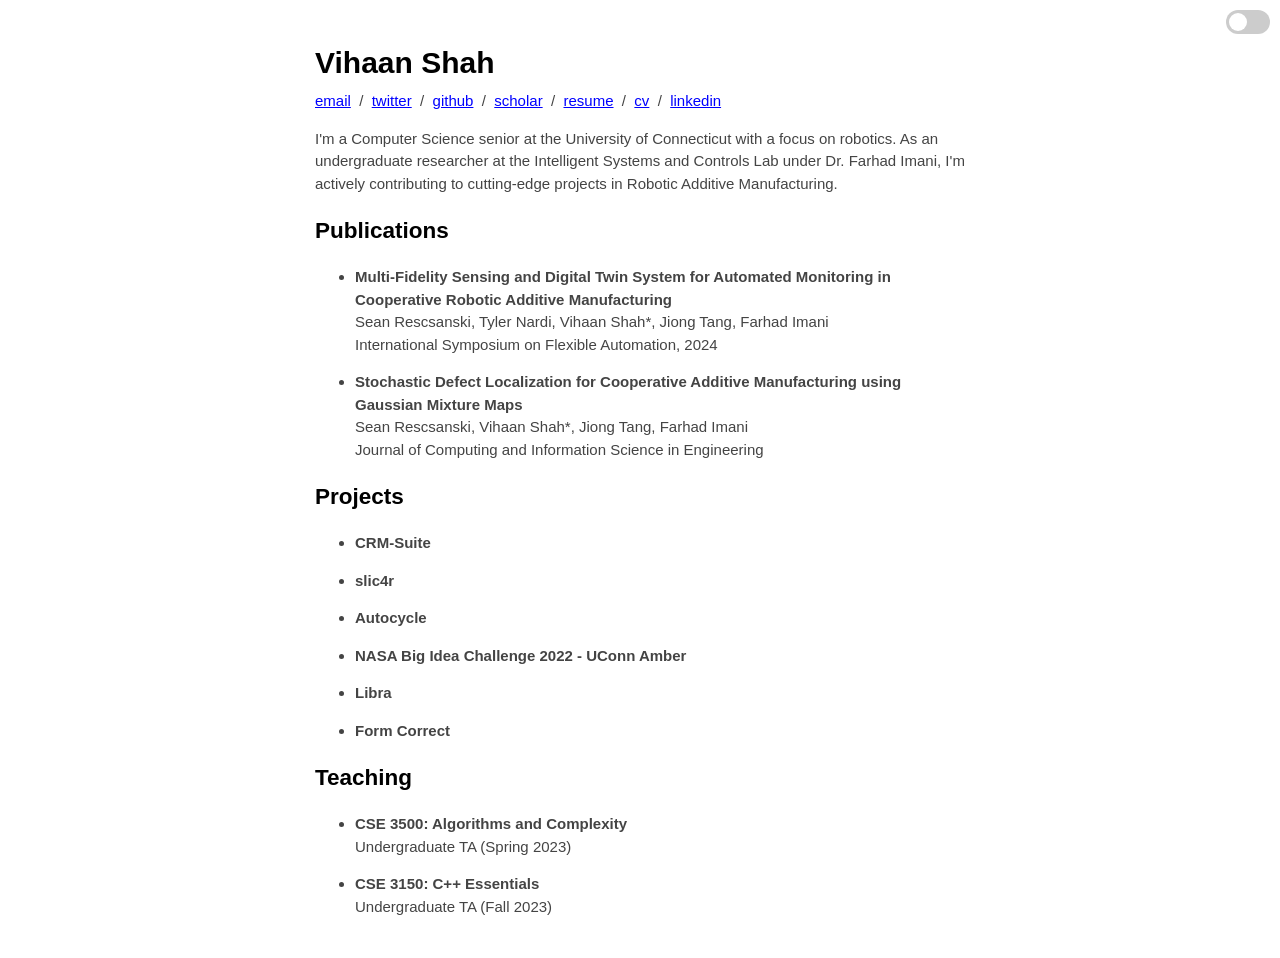
<file: index.html>
<!DOCTYPE html>
<html lang="en">
<head>
    <meta charset="UTF-8">
    <meta name="viewport" content="width=device-width, initial-scale=1">
    <meta http-equiv="Content-Security-Policy" content="default-src 'self'; script-src 'self' 'unsafe-inline';">
    <title>Vihaan Shah's Website</title>
    <link rel="stylesheet" href="styles/main.css">
</head>
<body>
    <h1>Vihaan Shah</h1>

    <div class="theme-switch-wrapper">
        <label class="theme-switch" for="checkbox">
            <input type="checkbox" id="checkbox" />
            <div class="slider round"></div>
        </label>
    </div>

    <p class="links">
        <a href="mailto:vihaan.shah@uconn.edu">email</a> &nbsp;/&nbsp;
        <a href="https://twitter.com/ShahhhVihaan">twitter</a> &nbsp;/&nbsp;
        <a href="https://github.com/ShahhhVihaan">github</a> &nbsp;/&nbsp;
        <a href="https://scholar.google.com/citations?user=-zrMK7MAAAAJ&hl=en&authuser=2">scholar</a> &nbsp;/&nbsp;
        <a href="https://github.com/ShahhhVihaan">resume</a> &nbsp;/&nbsp;
        <a href="https://github.com/ShahhhVihaan">cv</a> &nbsp;/&nbsp;
        <a href="https://www.linkedin.com/in/shahvihaan/">linkedin</a>
    </p>

    <p>I'm a Computer Science senior at the University of Connecticut with a focus on robotics.
    As an undergraduate researcher at the Intelligent Systems and Controls Lab under Dr. Farhad Imani, I'm actively contributing to cutting-edge projects in Robotic Additive Manufacturing.</p>

    <h2>Publications</h2>
    <ul>
        <li>
            <div class="title">Multi-Fidelity Sensing and Digital Twin System for Automated Monitoring in Cooperative Robotic Additive Manufacturing</div>
            <div>Sean Rescsanski, Tyler Nardi, Vihaan Shah*, Jiong Tang, Farhad Imani</div>
            <div>International Symposium on Flexible Automation, 2024</div>
        </li>
        <li>
            <div class="title">Stochastic Defect Localization for Cooperative Additive Manufacturing using Gaussian Mixture Maps</div>
            <div>Sean Rescsanski, Vihaan Shah*, Jiong Tang, Farhad Imani</div>
            <div>Journal of Computing and Information Science in Engineering</div>
        </li>
    </ul>

    <h2>Projects</h2>
    <ul>
        <li><div class="title">CRM-Suite</div></li>
        <li><div class="title">slic4r</div></li>
        <li><div class="title">Autocycle</div></li>
        <li><div class="title">NASA Big Idea Challenge 2022 - UConn Amber</div></li>
        <li><div class="title">Libra</div></li>
        <li><div class="title">Form Correct</div></li>
    </ul>

    <h2>Teaching</h2>
    <ul>
        <li>
            <div class="title">CSE 3500: Algorithms and Complexity</div>
            <div>Undergraduate TA (Spring 2023)</div>
        </li>
        <li>
            <div class="title">CSE 3150: C++ Essentials</div>
            <div>Undergraduate TA (Fall 2023)</div>
        </li>
    </ul>

    <script src="scripts/main.js"></script>
</body>
</html>
</file>
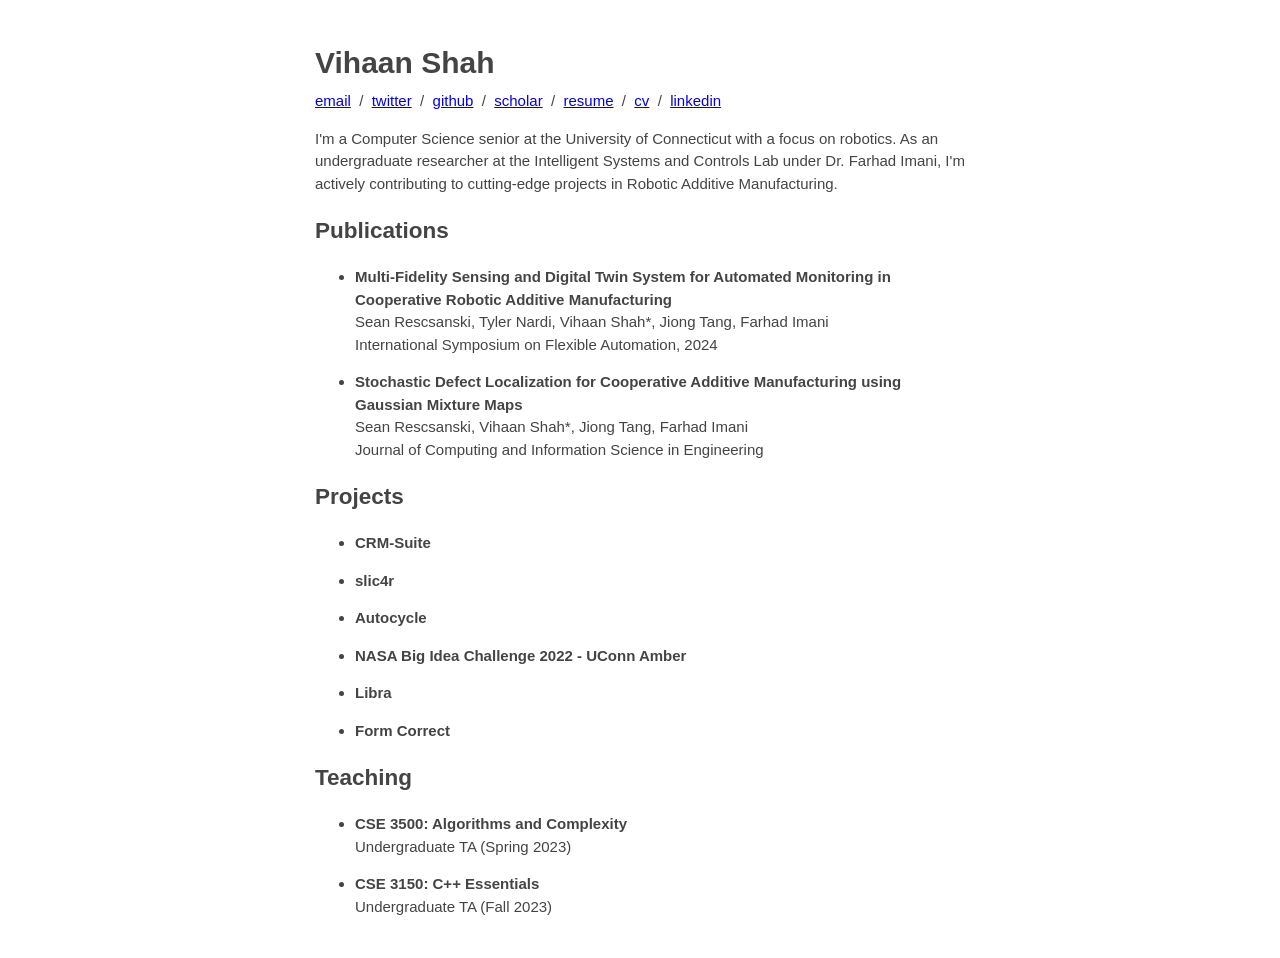
<file: src/index.html>
<!DOCTYPE html>
<html lang="en">
<head>
    <meta charset="UTF-8">
    <meta name="viewport" content="width=device-width, initial-scale=1">
    <title>Vihaan Shah's Website</title>
    <link rel="stylesheet" href="styles/main.css">
</head>
<body>
    <h1>Vihaan Shah</h1>

    <p class="links">
        <a href="mailto:vihaan.shah@uconn.edu">email</a> &nbsp;/&nbsp;
        <a href="https://twitter.com/ShahhhVihaan">twitter</a> &nbsp;/&nbsp;
        <a href="https://github.com/ShahhhVihaan">github</a> &nbsp;/&nbsp;
        <a href="https://scholar.google.com/citations?user=-zrMK7MAAAAJ&hl=en&authuser=2">scholar</a> &nbsp;/&nbsp;
        <a href="https://github.com/ShahhhVihaan">resume</a> &nbsp;/&nbsp;
        <a href="https://github.com/ShahhhVihaan">cv</a> &nbsp;/&nbsp;
        <a href="https://www.linkedin.com/in/shahvihaan/">linkedin</a>
    </p>

    <p>I'm a Computer Science senior at the University of Connecticut with a focus on robotics.
    As an undergraduate researcher at the Intelligent Systems and Controls Lab under Dr. Farhad Imani, I'm actively contributing to cutting-edge projects in Robotic Additive Manufacturing.</p>

    <h2>Publications</h2>
    <ul>
        <li>
            <div class="title">Multi-Fidelity Sensing and Digital Twin System for Automated Monitoring in Cooperative Robotic Additive Manufacturing</div>
            <div>Sean Rescsanski, Tyler Nardi, Vihaan Shah*, Jiong Tang, Farhad Imani</div>
            <div>International Symposium on Flexible Automation, 2024</div>
        </li>
        <li>
            <div class="title">Stochastic Defect Localization for Cooperative Additive Manufacturing using Gaussian Mixture Maps</div>
            <div>Sean Rescsanski, Vihaan Shah*, Jiong Tang, Farhad Imani</div>
            <div>Journal of Computing and Information Science in Engineering</div>
        </li>
    </ul>

    <h2>Projects</h2>
    <ul>
        <li><div class="title">CRM-Suite</div></li>
        <li><div class="title">slic4r</div></li>
        <li><div class="title">Autocycle</div></li>
        <li><div class="title">NASA Big Idea Challenge 2022 - UConn Amber</div></li>
        <li><div class="title">Libra</div></li>
        <li><div class="title">Form Correct</div></li>
    </ul>

    <h2>Teaching</h2>
    <ul>
        <li>
            <div class="title">CSE 3500: Algorithms and Complexity</div>
            <div>Undergraduate TA (Spring 2023)</div>
        </li>
        <li>
            <div class="title">CSE 3150: C++ Essentials</div>
            <div>Undergraduate TA (Fall 2023)</div>
        </li>
    </ul>

    <script src="scripts/main.js"></script>
</body>
</html>
</file>
<file: styles/main.css>
:root {
    --primary-color: #444;
    --secondary-color: #666;
    --bg-color: #fff;
    --heading-color: #000;
    --link-color: #0000FF;
}

[data-theme="dark"] {
    --primary-color: #e1e1ff;
    --secondary-color: #a9a9a9;
    --bg-color: #333;
    --heading-color: #f0f0f0;
    --link-color: #9A97F3;
}

body {
    max-width: 650px;
    margin: 40px auto;
    padding: 0 10px;
    font-family: Helvetica, Arial, sans-serif;
    font-size: 15px;
    line-height: 1.5;
    color: var(--primary-color);
    background-color: var(--bg-color);
    transition: color 0.3s ease, background-color 0.3s ease;
}

h1, h2, h3 {
    line-height: 1.5;
    color: var(--heading-color);
}

.title {
    font-weight: bold;
}

li {
    margin: 1em auto;
    line-height: 1.5;
}

.links {
    margin-top: -1em;
}

a {
    color: var(--link-color);
}

/* Dark mode toggle styles */
.theme-switch-wrapper {
    position: absolute;
    top: 10px;
    right: 10px;
    z-index: 1000;
}

.theme-switch {
    display: inline-block;
    height: 24px;
    position: relative;
    width: 44px;
}

.theme-switch input {
    opacity: 0;
    width: 0;
    height: 0;
}

.slider {
    position: absolute;
    cursor: pointer;
    top: 0;
    left: 0;
    right: 0;
    bottom: 0;
    background-color: #ccc;
    transition: .4s;
    border-radius: 34px;
}

.slider:before {
    position: absolute;
    content: "";
    height: 18px;
    width: 18px;
    left: 3px;
    bottom: 3px;
    background-color: white;
    transition: .4s;
    border-radius: 50%;
}

input:checked + .slider {
    background-color: var(--link-color);
}

input:checked + .slider:before {
    transform: translateX(20px);
}
</file>
<file: src/styles/main.css>
body {
    margin: 40px auto;
    max-width: 650px;
    font: .8em/1.5 Helvetica, Arial, sans-serif;
    color: #444;
    font-size: 15px;
    padding: 0 10px;
}

h1, h2, h3 {
    line-height: 1.5;
}

.title {
    font-weight: bold;
}

li {
    margin: 1em auto;
    line-height: 1.5;
}

.links {
    margin-top: -1em;
}
</file>
